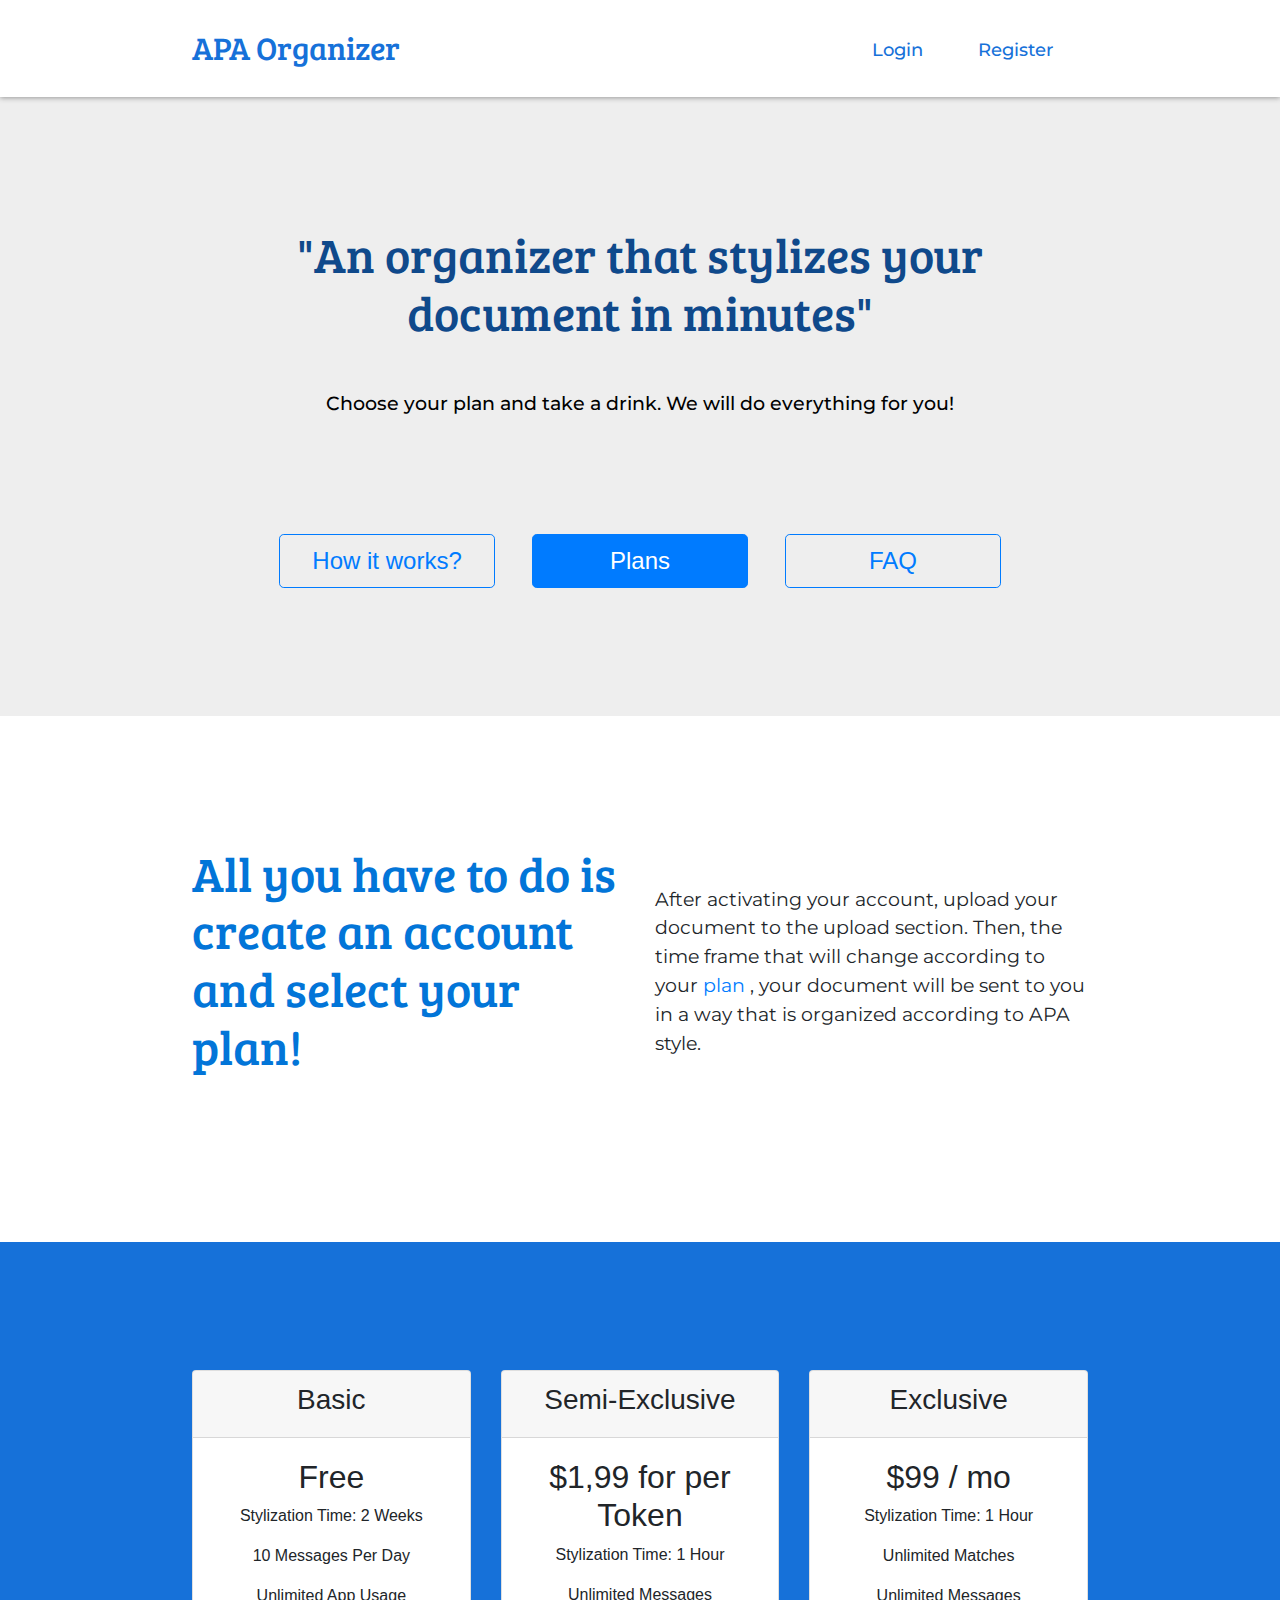
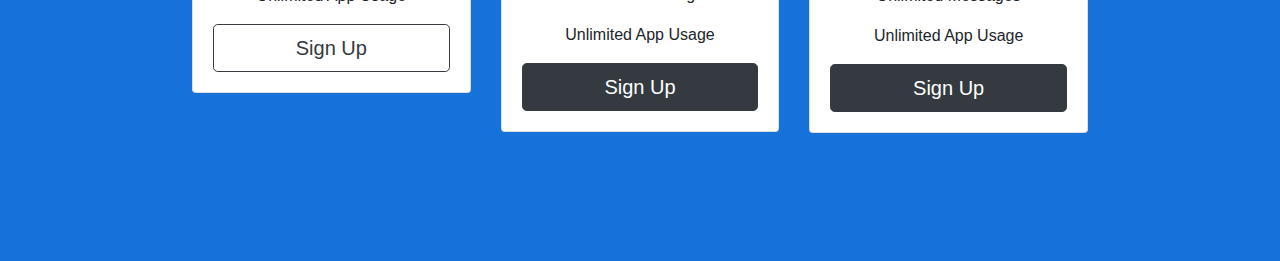
<file: index.html>
<!DOCTYPE html>
<html lang="en">
<head>
    <meta charset="UTF-8">
    <meta http-equiv="X-UA-Compatible" content="IE=edge">
    <meta name="viewport" content="width=device-width, initial-scale=1.0">
    <title>APA Organizer</title>

    <link rel="stylesheet" href="https://stackpath.bootstrapcdn.com/bootstrap/4.4.1/css/bootstrap.min.css" integrity="sha384-Vkoo8x4CGsO3+Hhxv8T/Q5PaXtkKtu6ug5TOeNV6gBiFeWPGFN9MuhOf23Q9Ifjh" crossorigin="anonymous">
    <script src="https://cdn.jsdelivr.net/npm/bootstrap@5.0.2/dist/js/bootstrap.bundle.min.js" integrity="sha384-MrcW6ZMFYlzcLA8Nl+NtUVF0sA7MsXsP1UyJoMp4YLEuNSfAP+JcXn/tWtIaxVXM" crossorigin="anonymous"></script>
    
    <link rel="preconnect" href="https://fonts.googleapis.com">
    <link rel="preconnect" href="https://fonts.gstatic.com" crossorigin>
    <link href="https://fonts.googleapis.com/css2?family=Bree+Serif&family=Montserrat:ital,wght@0,100;0,200;0,300;0,400;0,500;0,600;0,700;0,800;0,900;1,100;1,200;1,300;1,400;1,500;1,600;1,700;1,800;1,900&display=swap" rel="stylesheet">
    
    <link rel="stylesheet" href="https://pro.fontawesome.com/releases/v5.10.0/css/all.css" integrity="sha384-AYmEC3Yw5cVb3ZcuHtOA93w35dYTsvhLPVnYs9eStHfGJvOvKxVfELGroGkvsg+p" crossorigin="anonymous"/>

    <link rel="stylesheet" href="css/style-index.css">
</head>
<body>
<!---------------------------------------------------------- HEADING PART---------------------------------------------------------------------------->


<!-------------------------------------------------------------- NAVBAR ----------------------------------------------------->     


<nav id="mainNav" class="navbar navbar-expand-lg fixed-top container-fluid">
  <div class="container-fluid" id="navbar-div">
    <a id="navbar-brand-a" class="navbar-brand navbar-icon " href="index.html"><h1 class="navbar-h1"><span>APA Organizer</span></h1></a>
    <button class="navbar-toggler navbar-toggler-right text-uppercase rounded" data-bs-toggle="collapse" data-bs-target="#navbarResponsive" aria-controls="navbarResponsive" aria-expanded="false" aria-label="Toggle navigation">
      <i class="fa fa-bars"></i>
    </button>
      <div id="navbarResponsive" class="collapse navbar-collapse">
          <ul class="navbar-nav ml-auto">
              <li class="nav-item mx-0 mx-lg-1">
                <a class="nav-link py-3 px-0 px-lg-3 rounded navbar-links col-md-12" href="login-page.html"  target="_blank">Login</a>
              </li>
              <li class="nav-item mx-0 mx-lg-1">
                <a class="nav-link py-3 px-0 px-lg-3 rounded navbar-links col-md-12" href="register-page.html "  target="_blank">Register</a>
              </li>
          </ul>
      </div>
  </div>
</nav>


<!---------------------------------------------HEADER SECTION  ---------------------------------------------->

<section id="header">
  <div class="container-fluid header-contaniner">
    <div class="header-content">
      <h2 class="header-h2 col-12 ">"An organizer that stylizes your document in minutes"</h2>
      <p id="header-p" class="col-12">Choose your plan and take a drink. We will do everything for you! </p>
    </div>  
      <div class="container-fluid btn-container">
          <button type="button" class="header-btn header-btns btn btn-outline-primary btn-lg col-lg-3 col-md-3">How it works?</button>

          <button type="button" class="header-btn header-btns btn btn-primary btn-lg col-lg-3 col-md-3">Plans</button>

          <button type="button" class="header-btn btn btn-outline-primary btn-lg col-lg-3 col-md-3">FAQ</button>
      </div>
  </div>
</section>
<section id="how-it-works-section">
  <div class="what-is-apa row">
    <h2 id="how-it-h2" class="col-md-6 col-sm-12">All you have to do is create an account and select your plan!</h2>
    <p id="how-it-p" class="col-md-6 align-self-center col-sm-12">After activating your account, upload your document to the upload section. Then, the time frame that will change according to your <a href="#plans">plan</a> , your document will be sent to you in a way that is organized according to APA style.</p>
  </div>

</section>

<section id="plans">
  <div class="plans-div row">
    <div class="prc-col col-lg-4 col-md-6">
      <div class="card">
        <div class="card-header">
          <h3>Basic</h3>
        </div>
        <div class="card-body">
          <h2 class="price-head">Free</h2>
          <p>Stylization Time: 2 Weeks</p>
          <p>10 Messages Per Day</p>
          <p>Unlimited App Usage</p>
          <button type="button" class="btn btn-outline-dark btn-lg col-12">Sign Up</button>
        </div>
      </div>
    </div>

    <div class="prc-col col-lg-4 col-md-6">
      <div class="card">
        <div class="card-header">
          <h3>Semi-Exclusive</h3>
        </div>
        <div class="card-body">
          <h2 class="price-head">$1,99 for per Token</h2>
          <p>Stylization Time: 1 Hour</p>
          <p>Unlimited Messages</p>
          <p>Unlimited App Usage</p>
          <button type="button" class="btn btn-dark btn-lg col-12">Sign Up</button>
        </div>
      </div>
    </div>

    <div class="prc-col col-lg-4 col-md-12">
      <div class="card">
        <div class="card-header">
          <h3>Exclusive</h3>
        </div>
        <div class="card-body">
          <h2 class="price-head">$99 / mo</h2>
          <p>Stylization Time: 1 Hour</p>
          <p>Unlimited Matches</p>
          <p>Unlimited Messages</p>
          <p>Unlimited App Usage</p>
          <button type="button" class="btn btn-dark btn-lg col-12">Sign Up</button>   
        </div>
      </div>
  </div>

</section>




<script src="https://code.jquery.com/jquery-3.3.1.slim.min.js" integrity="sha384-q8i/X+965DzO0rT7abK41JStQIAqVgRVzpbzo5smXKp4YfRvH+8abtTE1Pi6jizo" crossorigin="anonymous"></script>
<script src="https://cdnjs.cloudflare.com/ajax/libs/popper.js/1.14.7/umd/popper.min.js" integrity="sha384-UO2eT0CpHqdSJQ6hJty5KVphtPhzWj9WO1clHTMGa3JDZwrnQq4sF86dIHNDz0W1" crossorigin="anonymous"></script>
<script src="https://stackpath.bootstrapcdn.com/bootstrap/4.3.1/js/bootstrap.min.js" integrity="sha384-JjSmVgyd0p3pXB1rRibZUAYoIIy6OrQ6VrjIEaFf/nJGzIxFDsf4x0xIM+B07jRM" crossorigin="anonymous"></script>
</body>
</html>
</file>
<file: css/style-index.css>
/* NAVBAR */

#mainNav{
    padding: 0px 0px 0px 0px;
    display: block;
    position: relative;
}

.navbar-toggler{
    color: white;
    background-color: #1671D9;
    font-size: 0.9rem;
}
#navbar-div{
    background-color: white;
    padding: 1.5% 15% 1% 15%;
    border-bottom: 3px solid white;
    box-shadow: 0px 1px 5px rgb(153, 153, 153) ;
}

.navbar-h1{
    font-family: 'Bree Serif', serif;
    font-size: 2rem;
}

span{
    display: inline-block;
    vertical-align: middle;
    line-height: normal;
}
#navbar-brand-a:hover{
    color: #1671D9;
}

.navbar-icon{
    color: #1671D9;

    font-weight: 400;
    font-size: 3.5rem;
    margin-right: 15px;
    padding-right: 5%;
}

.navbar-links{
    color: #1671D9;
    font-family: "Montserrat";
    font-weight: 500;
    font-size: 1.1rem;
    margin-right: 15px;
}


/* HEADER PART */

.header-contaniner{
    background-color: #eeeeee;
    padding: 10% 15% 10% 15%;
}
.header-h2{
    color: #0f498b;
    font-family: 'Bree Serif', serif;
    font-size: 3rem;
    text-align: center;
    margin-bottom: 3rem;
}

#header-p{
    font-size: 1.2rem;
    text-align: center;
    color: black;
    font-family: "Montserrat"; 
    font-weight: 500;
}

.btn-container{
margin-top: 13%;
text-align: center;
}

.header-btn{
    font-size: 1.5rem;
}
.header-btns{

    margin-right: 2rem;
}


/* HOW IT WORKS SECTION */

#how-it-works-section{
    background-color: white;
    text-align: left;
    padding: 10% 15% 10% 15%;
}

#how-it-h2{
    font-family: 'Bree Serif', serif;
    font-weight: 400;
    font-size: 3rem;
    color: #0275d8;
    padding-bottom: 2rem;

}

#how-it-p{
vertical-align: auto;
    font-family: "Montserrat"; 
    font-size: 1.2rem;
}


/* PLANS */

#plans{
    background-color: #1671D9;
    padding: 10% 15% 10% 15%;
}

.card{
    text-align: center;
}

@media (max-width: 576px){

#navbar-div{
    padding: 1.5% 10% 1% 10%;

}
.navbar-h1{
    font-size: 1.7rem;
}

.header-contaniner{
    padding: 10% 10% 10% 10%;

}


.header-h2{
    font-size: 2.6rem;
    text-align: left;
    margin-bottom: 1.8rem;
}

#header-p{
    font-size: 1.3rem;
    text-align: right;
    margin-bottom: 2rem;
}

.header-btns{
    margin-bottom: 1.5rem;
}   
    
#how-it-works-section{
    text-align: center;
    padding: 10% 10% 10% 10%;
}

.card{
    margin-bottom: 2rem;
}

#plans{
    padding: 10% 10% 10% 10%;
}

}
</file>
